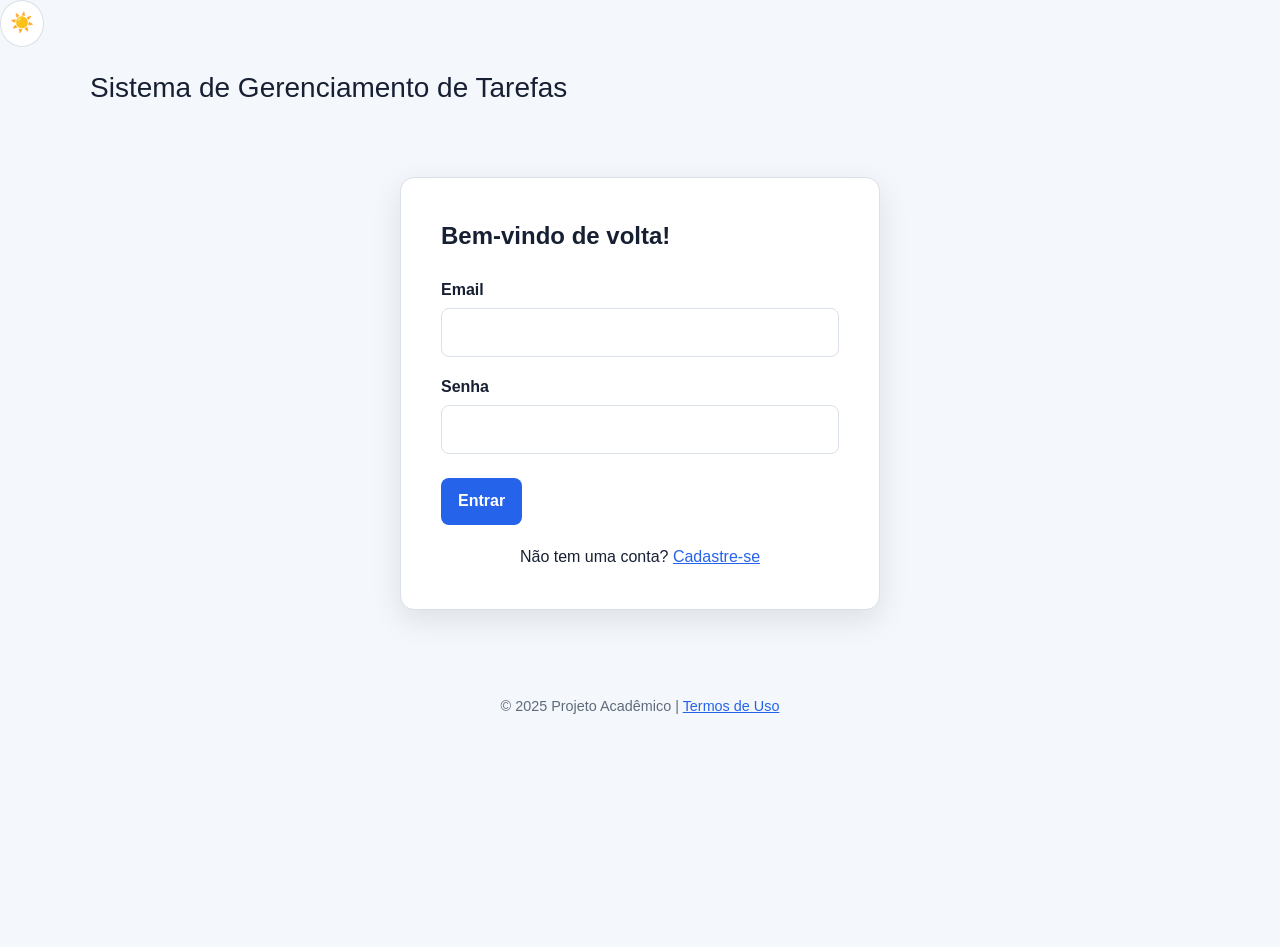
<file: index.html>
<!doctype html>
<html lang="pt-BR">

<head>
    <meta charset="utf-8">
    <meta name="viewport" content="width=device-width, initial-scale=1">
    <meta name="description" content="Sistema Gerenciador de Tarefas">
    <title>Login | Sistema de Gerenciamento de Tarefas</title>
    <link rel="stylesheet" href="../css/style.css">

</head>

<body>
    <input type="checkbox" id="tema" class="controle-tema">
    <label for="tema" class="botao-tema" aria-label="Alternar tema" title="Alternar tema">
        <span class="icone-claro" aria-hidden="true">☀️</span>
        <span class="icone-escuro" aria-hidden="true">🌙</span>
    </label>

    <div class="pagina pagina-publica">
        <header class="cabecalho-publico">
            <p class="nome-sistema">Sistema de Gerenciamento de Tarefas</p>
        </header>
        <main class="conteudo-publico">
            <section class="cartao cartao-formulario" aria-labelledby="titulo-login">
                <h1 id="titulo-login" class="titulo-cartao">Bem-vindo de volta!</h1>
                <form action="pages/dashboard.html" method="get">
                    <div class="grupo-formulario">
                        <label for="email">Email</label>
                        <input class="campo" type="email" id="email" name="email" autocomplete="email" required>
                    </div>
                    <div class="grupo-formulario">
                        <label for="senha">Senha</label>
                        <input class="campo" type="password" id="senha" name="senha" autocomplete="current-password"
                            required>
                    </div>
                    <div class="acoes-formulario">
                        <button class="botao botao-primario" type="submit">Entrar</button>
                    </div>
                    <p class="link-formulario">Não tem uma conta? <a href="pages/cadastro.html">Cadastre-se</a></p>
                </form>
            </section>
        </main>
        <footer class="rodape-publico">
            <p>© 2025 Projeto Acadêmico | <a href="#">Termos de Uso</a></p>
        </footer>
    </div>
</body>

</html>
</file>
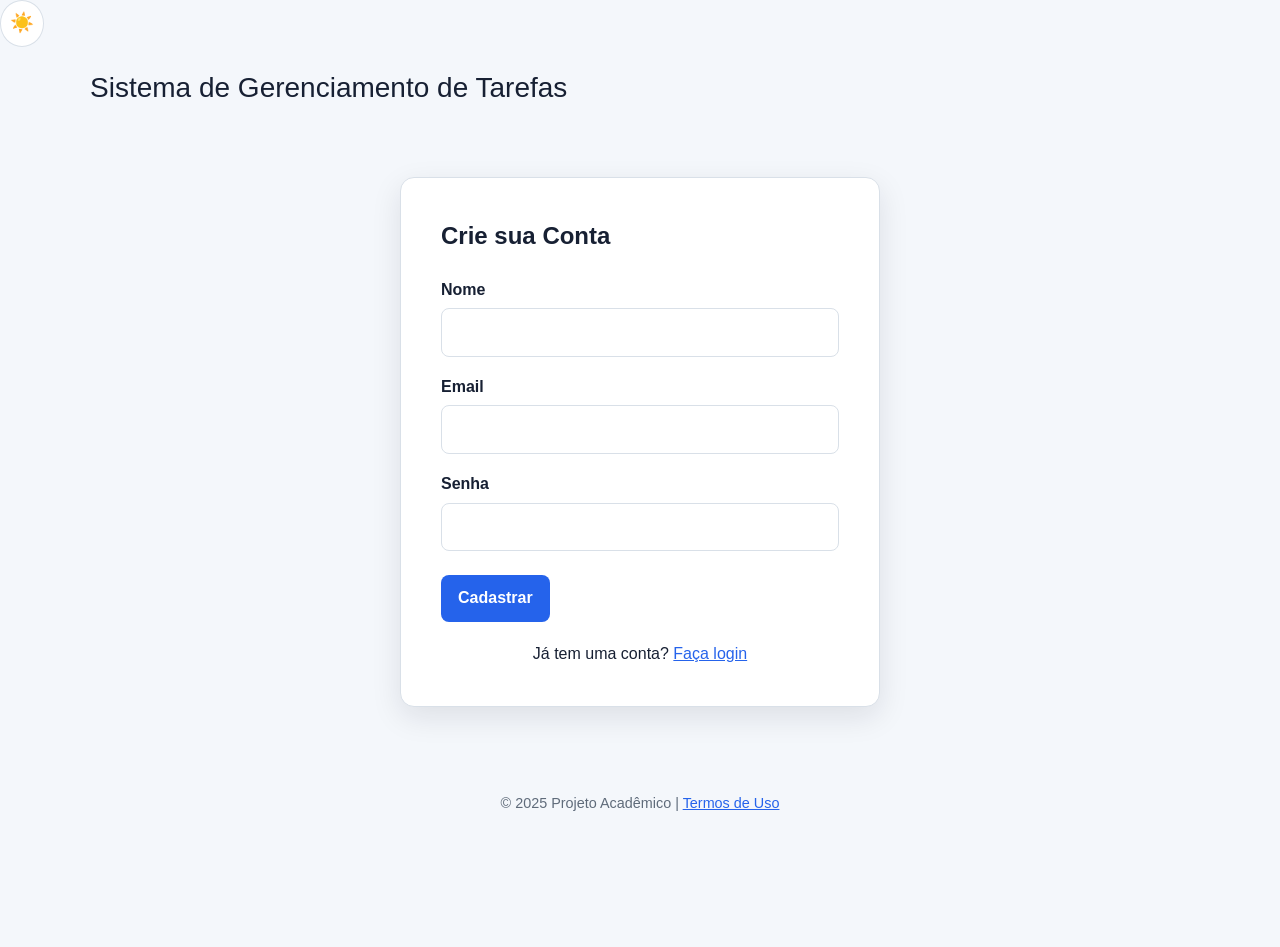
<file: pages/cadastro.html>
<!doctype html>
<html lang="pt-BR">

<head>
    <meta charset="utf-8">
    <meta name="viewport" content="width=device-width, initial-scale=1">
    <meta name="description" content="Sistema Gerenciador de Tarefas">
    <title>Cadastro | Sistema de Gerenciamento de Tarefas</title>
    <link rel="stylesheet" href="../css/style.css">
</head>

<body>
    <input type="checkbox" id="tema" class="controle-tema">
    <label for="tema" class="botao-tema" aria-label="Alternar tema" title="Alternar tema">
        <span class="icone-claro" aria-hidden="true">☀️</span>
        <span class="icone-escuro" aria-hidden="true">🌙</span>
    </label>

    <div class="pagina pagina-publica">
        <header class="cabecalho-publico">
            <p class="nome-sistema">Sistema de Gerenciamento de Tarefas</p>
        </header>
        <main class="conteudo-publico">
            <section class="cartao cartao-formulario" aria-labelledby="titulo-cadastro">
                <h1 id="titulo-cadastro" class="titulo-cartao">Crie sua Conta</h1>
                <form action="dashboard.html" method="get">
                    <div class="grupo-formulario">
                        <label for="nome">Nome</label>
                        <input class="campo" type="text" id="nome" name="nome" autocomplete="name" required>
                    </div>
                    <div class="grupo-formulario">
                        <label for="email">Email</label>
                        <input class="campo" type="email" id="email" name="email" autocomplete="email" required>
                    </div>
                    <div class="grupo-formulario">
                        <label for="senha">Senha</label>
                        <input class="campo" type="password" id="senha" name="senha" autocomplete="new-password"
                            required>
                    </div>
                    <div class="acoes-formulario">
                        <button class="botao botao-primario" type="submit">Cadastrar</button>
                    </div>
                    <p class="link-formulario">Já tem uma conta? <a href="../index.html">Faça login</a></p>
                </form>
            </section>
        </main>
        <footer class="rodape-publico">
            <p>© 2025 Projeto Acadêmico | <a href="#">Termos de Uso</a></p>
        </footer>
    </div>
</body>

</html>
</file>
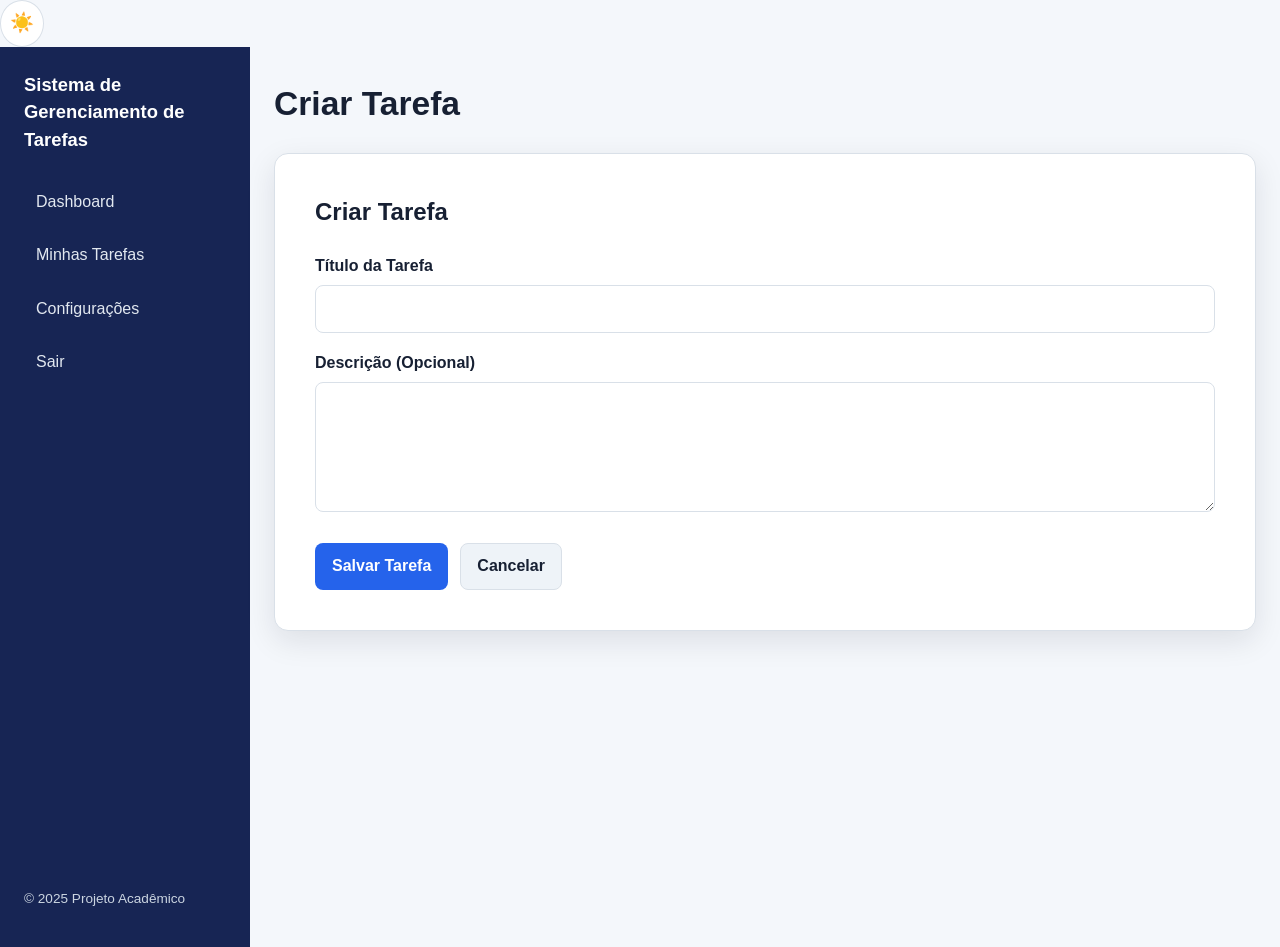
<file: pages/criar-tarefa.html>
<!doctype html>
<html lang="pt-BR">

<head>
    <meta charset="utf-8">
    <meta name="viewport" content="width=device-width, initial-scale=1">
    <meta name="description" content="Sistema Gerenciador de Tarefas">
    <title>Criar Tarefa | Sistema Gerenciador de Tarefas</title>
    <link rel="stylesheet" href="../css/style.css">
</head>

<body>
    <input type="checkbox" id="tema" class="controle-tema">
    <label for="tema" class="botao-tema" aria-label="Alternar tema" title="Alternar tema">
        <span class="icone-claro" aria-hidden="true">☀️</span>
        <span class="icone-escuro" aria-hidden="true">🌙</span>
    </label>

    <div class="pagina pagina-interna">
        <div class="layout-interno">
            <aside class="sidebar">
                <h2>Sistema de Gerenciamento de Tarefas</h2>
                <nav class="navegacao" aria-label="Navegação principal">
                    <ul>
                        <li><a href="dashboard.html">Dashboard</a></li>
                        <li><a href="dashboard.html">Minhas Tarefas</a></li>
                        <li><a href="#">Configurações</a></li>
                        <li><a href="../index.html">Sair</a></li>
                    </ul>
                </nav>
                <p class="sidebar-rodape">© 2025 Projeto Acadêmico</p>
            </aside>
            <main class="conteudo-interno">
                <header class="cabecalho-interno">
                    <h1>Criar Tarefa</h1>
                </header>

                <section class="cartao cartao-formulario" aria-labelledby="titulo-criar">
                    <h2 id="titulo-criar" class="titulo-cartao">Criar Tarefa</h2>

                    <form action="dashboard.html" method="get">
                        <div class="grupo-formulario">
                            <label for="titulo">Título da Tarefa</label>
                            <input class="campo" type="text" id="titulo" name="titulo" required>
                        </div>

                        <div class="grupo-formulario">
                            <label for="descricao">Descrição (Opcional)</label>
                            <textarea class="campo" id="descricao" name="descricao"></textarea>
                        </div>

                        <div class="acoes-formulario">
                            <button class="botao botao-primario" type="submit">Salvar Tarefa</button>
                            <a class="botao botao-secundario" href="dashboard.html">Cancelar</a>
                        </div>
                    </form>
                </section>
            </main>
        </div>
    </div>
</body>

</html>
</file>
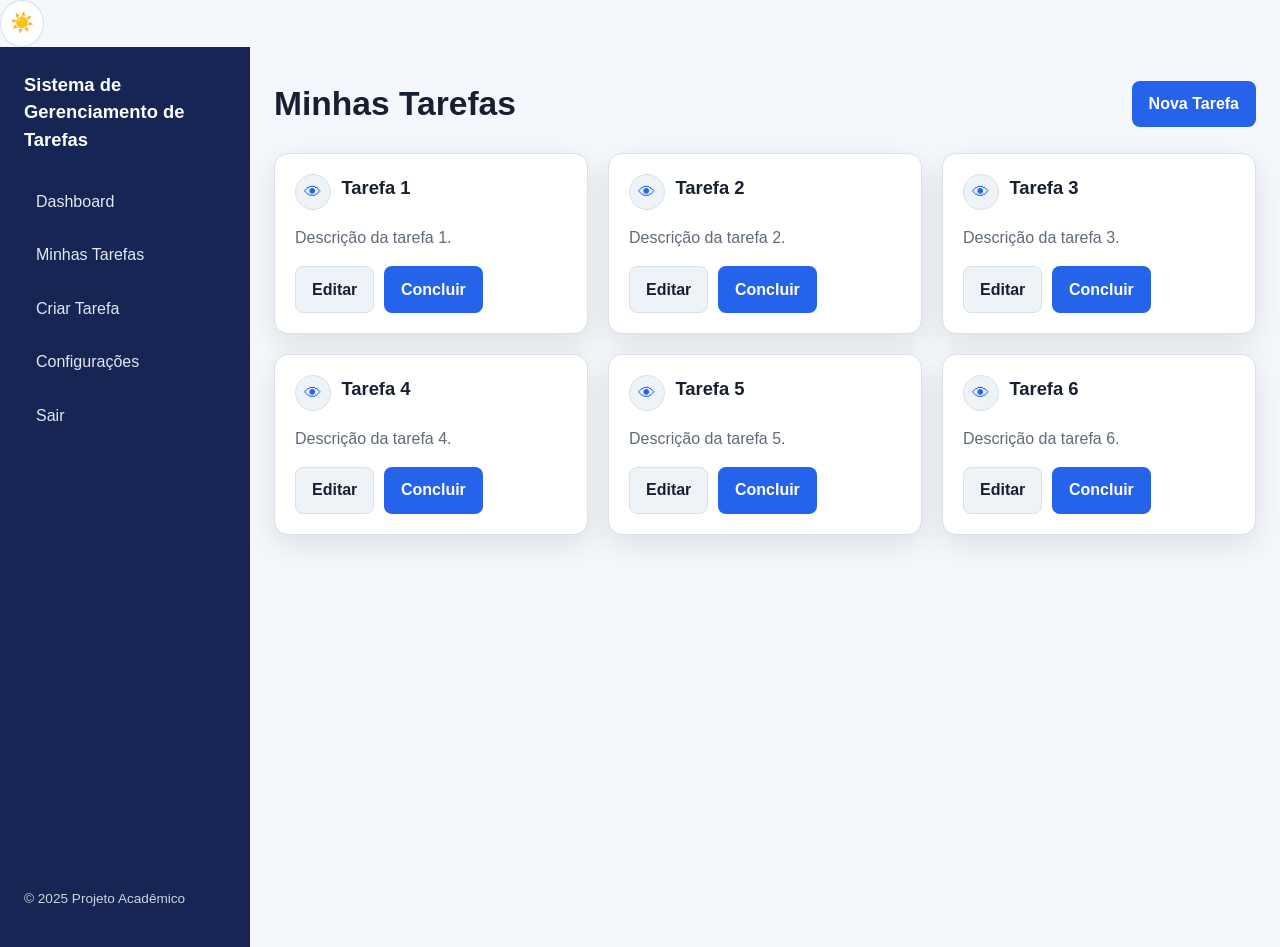
<file: pages/dashboard.html>
<!doctype html>
<html lang="pt-BR">

<head>
    <meta charset="utf-8">
    <meta name="viewport" content="width=device-width, initial-scale=1">
    <meta name="description" content="Sistema Gerenciador de Tarefas">
    <title>Minhas Tarefas | Sistema Gerenciador de Tarefas</title>
    <link rel="stylesheet" href="../css/style.css">
</head>

<body>
    <input type="checkbox" id="tema" class="controle-tema">
    <label for="tema" class="botao-tema" aria-label="Alternar tema" title="Alternar tema">
        <span class="icone-claro" aria-hidden="true">☀️</span>
        <span class="icone-escuro" aria-hidden="true">🌙</span>
    </label>

    <div class="pagina pagina-interna">
        <div class="layout-interno">
            <aside class="sidebar">
                <h2>Sistema de Gerenciamento de Tarefas</h2>
                <nav class="navegacao" aria-label="Navegação principal">
                    <ul>
                        <li><a href="dashboard.html">Dashboard</a></li>
                        <li><a href="dashboard.html">Minhas Tarefas</a></li>
                        <li><a href="criar-tarefa.html">Criar Tarefa</a></li>
                        <li><a href="#">Configurações</a></li>
                        <li><a href="../index.html">Sair</a></li>
                    </ul>
                </nav>
                <p class="sidebar-rodape">© 2025 Projeto Acadêmico</p>
            </aside>
            <main class="conteudo-interno">
                <header class="cabecalho-interno">
                    <h1>Minhas Tarefas</h1>
                    <a class="botao botao-primario" href="criar-tarefa.html">Nova Tarefa</a>
                </header>

                <section aria-labelledby="titulo-listagem">
                    <h2 id="titulo-listagem" class="visualmente-oculto">Lista de tarefas</h2>
                    <div class="grade-tarefas">
                        <article class="cartao cartao-tarefa">
                            <header class="cabecalho-tarefa">
                                <a class="icone-olho" href="detalhes.html" aria-label="Ver detalhes da Tarefa 1"
                                    title="Ver detalhes">👁</a>
                                <h2>Tarefa 1</h2>
                            </header>
                            <p class="descricao-tarefa">Descrição da tarefa 1.</p>
                            <div class="acoes-tarefa">
                                <a class="botao botao-secundario" href="editar-tarefa.html">Editar</a>
                                <a class="botao botao-primario" href="#">Concluir</a>
                            </div>
                        </article>

                        <article class="cartao cartao-tarefa">
                            <header class="cabecalho-tarefa">
                                <a class="icone-olho" href="detalhes.html" aria-label="Ver detalhes da Tarefa 2"
                                    title="Ver detalhes">👁</a>
                                <h2>Tarefa 2</h2>
                            </header>
                            <p class="descricao-tarefa">Descrição da tarefa 2.</p>
                            <div class="acoes-tarefa">
                                <a class="botao botao-secundario" href="editar-tarefa.html">Editar</a>
                                <a class="botao botao-primario" href="#">Concluir</a>
                            </div>
                        </article>

                        <article class="cartao cartao-tarefa">
                            <header class="cabecalho-tarefa">
                                <a class="icone-olho" href="detalhes.html" aria-label="Ver detalhes da Tarefa 3"
                                    title="Ver detalhes">👁</a>
                                <h2>Tarefa 3</h2>
                            </header>
                            <p class="descricao-tarefa">Descrição da tarefa 3.</p>
                            <div class="acoes-tarefa">
                                <a class="botao botao-secundario" href="editar-tarefa.html">Editar</a>
                                <a class="botao botao-primario" href="#">Concluir</a>
                            </div>
                        </article>

                        <article class="cartao cartao-tarefa">
                            <header class="cabecalho-tarefa">
                                <a class="icone-olho" href="detalhes.html" aria-label="Ver detalhes da Tarefa 4"
                                    title="Ver detalhes">👁</a>
                                <h2>Tarefa 4</h2>
                            </header>
                            <p class="descricao-tarefa">Descrição da tarefa 4.</p>
                            <div class="acoes-tarefa">
                                <a class="botao botao-secundario" href="editar-tarefa.html">Editar</a>
                                <a class="botao botao-primario" href="#">Concluir</a>
                            </div>
                        </article>

                        <article class="cartao cartao-tarefa">
                            <header class="cabecalho-tarefa">
                                <a class="icone-olho" href="detalhes.html" aria-label="Ver detalhes da Tarefa 5"
                                    title="Ver detalhes">👁</a>
                                <h2>Tarefa 5</h2>
                            </header>
                            <p class="descricao-tarefa">Descrição da tarefa 5.</p>
                            <div class="acoes-tarefa">
                                <a class="botao botao-secundario" href="editar-tarefa.html">Editar</a>
                                <a class="botao botao-primario" href="#">Concluir</a>
                            </div>
                        </article>

                        <article class="cartao cartao-tarefa">
                            <header class="cabecalho-tarefa">
                                <a class="icone-olho" href="detalhes.html" aria-label="Ver detalhes da Tarefa 6"
                                    title="Ver detalhes">👁</a>
                                <h2>Tarefa 6</h2>
                            </header>
                            <p class="descricao-tarefa">Descrição da tarefa 6.</p>
                            <div class="acoes-tarefa">
                                <a class="botao botao-secundario" href="editar-tarefa.html">Editar</a>
                                <a class="botao botao-primario" href="#">Concluir</a>
                            </div>
                        </article>
                    </div>
                </section>
            </main>
        </div>
    </div>
</body>

</html>
</file>
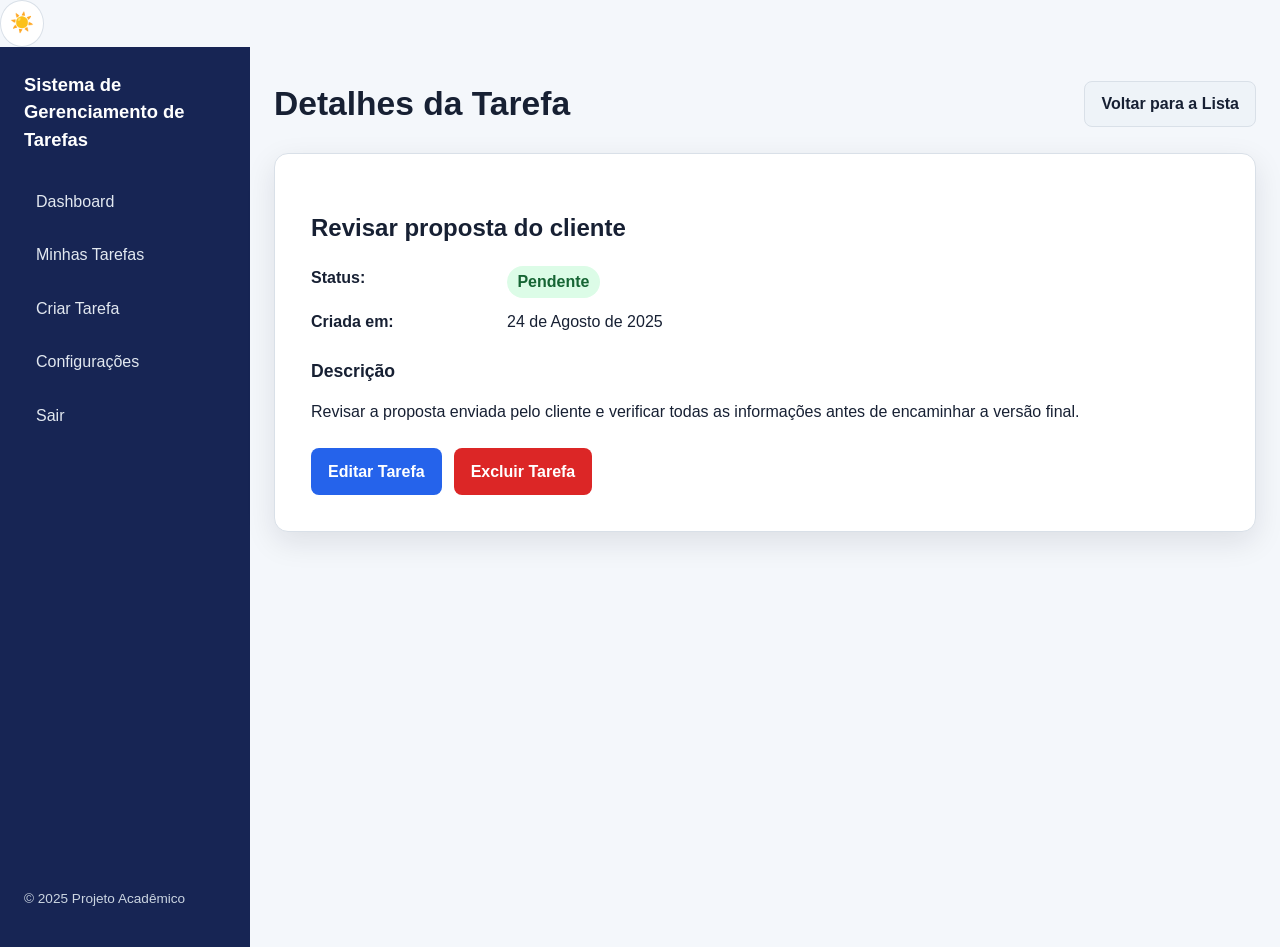
<file: pages/detalhes.html>
<!doctype html>
<html lang="pt-BR">

<head>
    <meta charset="utf-8">
    <meta name="viewport" content="width=device-width, initial-scale=1">
    <meta name="description" content="Sistema Gerenciador de Tarefas">
    <title>Detalhes da Tarefa | Sistema Gerenciador de Tarefas</title>
    <link rel="stylesheet" href="../css/style.css">
</head>

<body>
    <input type="checkbox" id="tema" class="controle-tema">
    <label for="tema" class="botao-tema" aria-label="Alternar tema" title="Alternar tema">
        <span class="icone-claro" aria-hidden="true">☀️</span>
        <span class="icone-escuro" aria-hidden="true">🌙</span>
    </label>

    <div class="pagina pagina-interna">
        <div class="layout-interno">
            <aside class="sidebar">
                <h2>Sistema de Gerenciamento de Tarefas</h2>
                <nav class="navegacao" aria-label="Navegação principal">
                    <ul>
                        <li><a href="dashboard.html">Dashboard</a></li>
                        <li><a href="dashboard.html">Minhas Tarefas</a></li>
                        <li><a href="criar-tarefa.html">Criar Tarefa</a></li>
                        <li><a href="#">Configurações</a></li>
                        <li><a href="../index.html">Sair</a></li>
                    </ul>
                </nav>
                <p class="sidebar-rodape">© 2025 Projeto Acadêmico</p>
            </aside>
            <main class="conteudo-interno">
                <header class="cabecalho-interno">
                    <h1>Detalhes da Tarefa</h1>
                    <a class="botao botao-secundario" href="dashboard.html">Voltar para a Lista</a>
                </header>

                <article class="cartao cartao-detalhes">
                    <h2>Revisar proposta do cliente</h2>

                    <dl class="lista-detalhes">
                        <dt>Status:</dt>
                        <dd><span class="status">Pendente</span></dd>

                        <dt>Criada em:</dt>
                        <dd>24 de Agosto de 2025</dd>
                    </dl>

                    <section class="descricao-detalhada" aria-labelledby="titulo-descricao">
                        <h2 id="titulo-descricao">Descrição</h2>
                        <p>Revisar a proposta enviada pelo cliente e verificar todas as informações antes de encaminhar
                            a versão final.</p>
                    </section>

                    <div class="acoes-formulario">
                        <a class="botao botao-primario" href="editar-tarefa.html">Editar Tarefa</a>
                        <a class="botao botao-perigo" href="#">Excluir Tarefa</a>
                    </div>
                </article>
            </main>
        </div>
    </div>
</body>

</html>
</file>
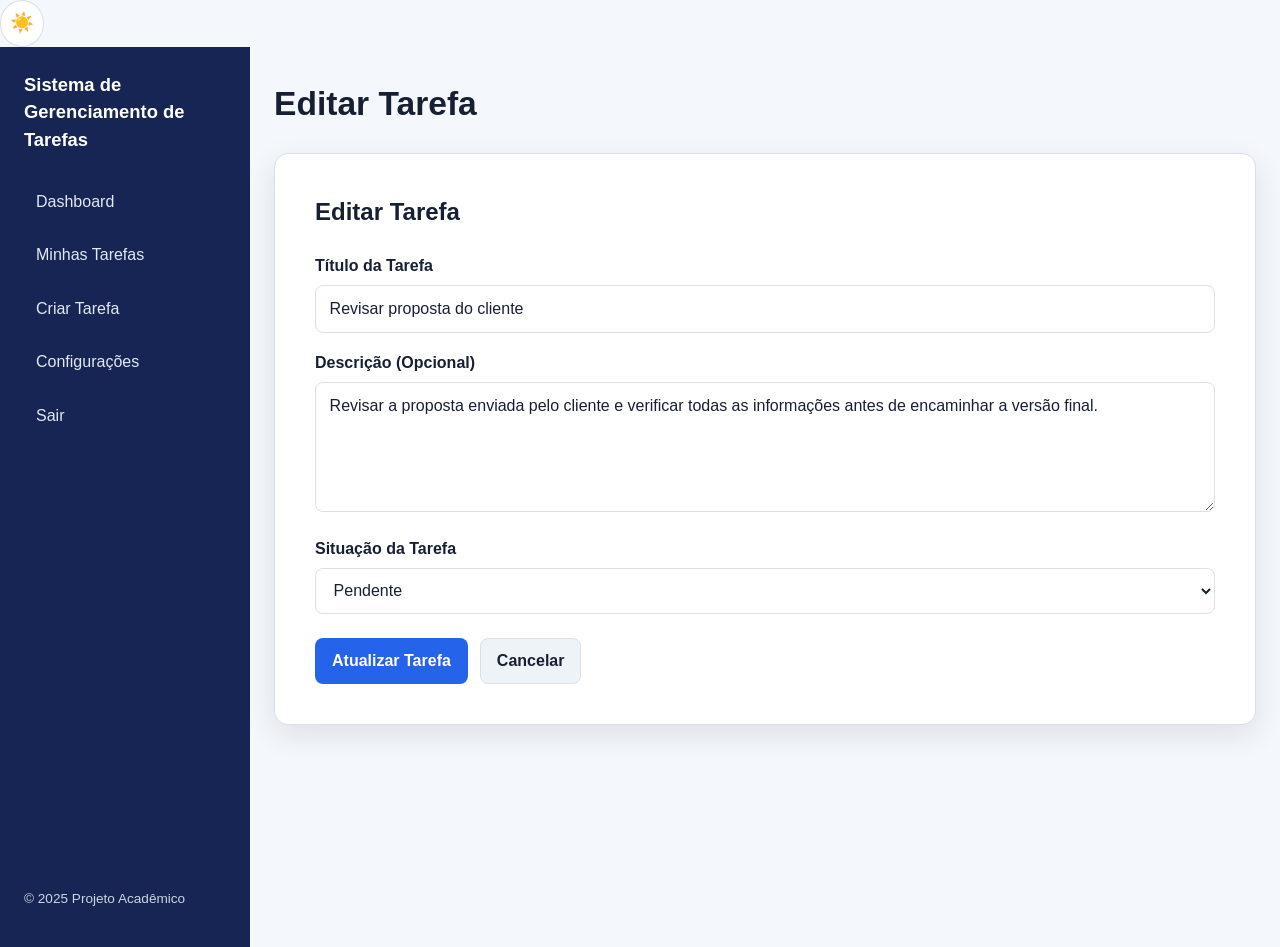
<file: pages/editar-tarefa.html>
<!doctype html>
<html lang="pt-BR">

<head>
    <meta charset="utf-8">
    <meta name="viewport" content="width=device-width, initial-scale=1">
    <meta name="description" content="Sistema Gerenciador de Tarefas">
    <title>Editar Tarefa | Sistema Gerenciador de Tarefas</title>
    <link rel="stylesheet" href="../css/style.css">
</head>

<body>
    <input type="checkbox" id="tema" class="controle-tema">
    <label for="tema" class="botao-tema" aria-label="Alternar tema" title="Alternar tema">
        <span class="icone-claro" aria-hidden="true">☀️</span>
        <span class="icone-escuro" aria-hidden="true">🌙</span>
    </label>

    <div class="pagina pagina-interna">
        <div class="layout-interno">
            <aside class="sidebar">
                <h2>Sistema de Gerenciamento de Tarefas</h2>
                <nav class="navegacao" aria-label="Navegação principal">
                    <ul>
                        <li><a href="dashboard.html">Dashboard</a></li>
                        <li><a href="dashboard.html">Minhas Tarefas</a></li>
                        <li><a href="criar-tarefa.html">Criar Tarefa</a></li>
                        <li><a href="#">Configurações</a></li>
                        <li><a href="../index.html">Sair</a></li>
                    </ul>
                </nav>
                <p class="sidebar-rodape">© 2025 Projeto Acadêmico</p>
            </aside>
            <main class="conteudo-interno">
                <header class="cabecalho-interno">
                    <h1>Editar Tarefa</h1>
                </header>

                <section class="cartao cartao-formulario" aria-labelledby="titulo-editar">
                    <h2 id="titulo-editar" class="titulo-cartao">Editar Tarefa</h2>

                    <form action="detalhes.html" method="get">
                        <div class="grupo-formulario">
                            <label for="titulo">Título da Tarefa</label>
                            <input class="campo" type="text" id="titulo" name="titulo"
                                value="Revisar proposta do cliente" required>
                        </div>

                        <div class="grupo-formulario">
                            <label for="descricao">Descrição (Opcional)</label>
                            <textarea class="campo" id="descricao"
                                name="descricao">Revisar a proposta enviada pelo cliente e verificar todas as informações antes de encaminhar a versão final.</textarea>
                        </div>

                        <div class="grupo-formulario">
                            <label for="situacao">Situação da Tarefa</label>
                            <select class="campo" id="situacao" name="situacao">
                                <option value="pendente" selected>Pendente</option>
                                <option value="em-andamento">Em andamento</option>
                                <option value="concluida">Concluída</option>
                            </select>
                        </div>

                        <div class="acoes-formulario">
                            <button class="botao botao-primario" type="submit">Atualizar Tarefa</button>
                            <a class="botao botao-secundario" href="dashboard.html">Cancelar</a>
                        </div>
                    </form>
                </section>
            </main>
        </div>
    </div>
</body>

</html>
</file>
<file: css/style.css>
/* ==========================================================
   SISTEMA GERENCIADOR DE TAREFAS
   HTML5 + CSS3 | Sem JavaScript
   ========================================================== */

:root {
    --cor-fundo: #f4f7fb;
    --cor-superficie: #ffffff;
    --cor-superficie-secundaria: #eef3f8;
    --cor-texto: #172033;
    --cor-texto-secundario: #5f6b7a;
    --cor-primaria: #2563eb;
    --cor-primaria-hover: #1d4ed8;
    --cor-secundaria: #64748b;
    --cor-sucesso: #15803d;
    --cor-perigo: #dc2626;
    --cor-borda: #d9e0e8;
    --cor-foco: #f59e0b;
    --sombra: 0 10px 30px rgba(15, 23, 42, 0.10);
    --raio: 14px;
}

* {
    box-sizing: border-box;
}

html {
    font-size: 16px;
}

body {
    margin: 0;
    min-height: 100vh;
    font-family: Arial, Helvetica, sans-serif;
    line-height: 1.5;
    color: var(--cor-texto);
    background: var(--cor-fundo);
}

a {
    color: var(--cor-primaria);
}

a:hover {
    color: var(--cor-primaria-hover);
}

button,
input,
textarea,
select {
    font: inherit;
}

button,
input,
textarea,
select,
a {
    -webkit-tap-highlight-color: transparent;
}

:focus-visible {
    outline: 3px solid var(--cor-foco);
    outline-offset: 3px;
}

/* ---------- Controle de tema ---------- */

.controle-tema {
    position: absolute;
    width: 1px;
    height: 1px;
    padding: 0;
    margin: -1px;
    overflow: hidden;
    clip: rect(0, 0, 0, 0);
    white-space: nowrap;
    border: 0;
}

.botao-tema {
    display: inline-flex;
    align-items: center;
    justify-content: center;
    min-width: 44px;
    min-height: 44px;
    padding: 0.5rem;
    border: 1px solid var(--cor-borda);
    border-radius: 50%;
    background: var(--cor-superficie);
    cursor: pointer;
    font-size: 1.2rem;
    user-select: none;
}

.botao-tema .icone-escuro {
    display: none;
}

.controle-tema:checked+.botao-tema .icone-claro {
    display: none;
}

.controle-tema:checked+.botao-tema .icone-escuro {
    display: inline;
}

/* Tema escuro aplicado aos elementos irmãos do controle. */
.controle-tema:checked~.pagina {
    --cor-fundo: #0f172a;
    --cor-superficie: #1e293b;
    --cor-superficie-secundaria: #273449;
    --cor-texto: #f8fafc;
    --cor-texto-secundario: #cbd5e1;
    --cor-borda: #475569;
    --sombra: 0 10px 30px rgba(0, 0, 0, 0.30);
}

.controle-tema:checked~.pagina .sidebar {
    background: #020617;
}

/* ---------- Cabeçalhos ---------- */

.cabecalho-publico {
    width: min(100% - 2rem, 1100px);
    margin: 0 auto;
    padding: 1.25rem 0;
    display: flex;
    align-items: center;
    justify-content: space-between;
    gap: 1rem;
}

.nome-sistema {
    margin: 0;
    font-size: clamp(1.25rem, 3vw, 1.75rem);
}

.pagina-publica {
    min-height: 100vh;
}

.conteudo-publico {
    width: min(100% - 2rem, 480px);
    margin: 0 auto;
    padding: 3rem 0;
}

.rodape-publico {
    width: min(100% - 2rem, 1100px);
    margin: 0 auto;
    padding: 1.5rem 0;
    text-align: center;
    color: var(--cor-texto-secundario);
    font-size: 0.9rem;
}

/* ---------- Cartões e formulários ---------- */

.cartao {
    background: var(--cor-superficie);
    border: 1px solid var(--cor-borda);
    border-radius: var(--raio);
    box-shadow: var(--sombra);
}

.cartao-formulario {
    padding: clamp(1.5rem, 4vw, 2.5rem);
}

.titulo-cartao {
    margin-top: 0;
    margin-bottom: 1.5rem;
    font-size: 1.5rem;
}

.grupo-formulario {
    margin-bottom: 1.15rem;
}

.grupo-formulario label {
    display: block;
    margin-bottom: 0.4rem;
    font-weight: 700;
}

.campo {
    width: 100%;
    min-height: 46px;
    padding: 0.7rem 0.85rem;
    color: var(--cor-texto);
    background: var(--cor-superficie);
    border: 1px solid var(--cor-borda);
    border-radius: 8px;
}

textarea.campo {
    min-height: 130px;
    resize: vertical;
}

.acoes-formulario {
    display: flex;
    flex-wrap: wrap;
    gap: 0.75rem;
    margin-top: 1.5rem;
}

.botao {
    display: inline-flex;
    align-items: center;
    justify-content: center;
    min-height: 44px;
    padding: 0.65rem 1rem;
    border: 1px solid transparent;
    border-radius: 8px;
    text-decoration: none;
    font-weight: 700;
    cursor: pointer;
}

.botao-primario {
    color: #fff;
    background: var(--cor-primaria);
}

.botao-primario:hover {
    color: #fff;
    background: var(--cor-primaria-hover);
}

.botao-secundario {
    color: var(--cor-texto);
    background: var(--cor-superficie-secundaria);
    border-color: var(--cor-borda);
}

.botao-perigo {
    color: #fff;
    background: var(--cor-perigo);
}

.texto-apoio {
    color: var(--cor-texto-secundario);
}

.link-formulario {
    margin: 1.25rem 0 0;
    text-align: center;
}

/* ---------- Área interna ---------- */

.pagina-interna {
    min-height: 100vh;
}

.layout-interno {
    display: grid;
    grid-template-columns: 250px 1fr;
    min-height: 100vh;
}

.sidebar {
    display: flex;
    flex-direction: column;
    gap: 1.5rem;
    padding: 1.5rem;
    color: #fff;
    background: #172554;
}

.sidebar h2 {
    margin: 0;
    font-size: 1.15rem;
}

.navegacao ul {
    display: grid;
    gap: 0.35rem;
    margin: 0;
    padding: 0;
    list-style: none;
}

.navegacao a {
    display: block;
    padding: 0.75rem;
    color: #e2e8f0;
    border-radius: 8px;
    text-decoration: none;
}

.navegacao a:hover,
.navegacao a[aria-current="page"] {
    color: #fff;
    background: rgba(255, 255, 255, 0.12);
}

.sidebar-rodape {
    margin-top: auto;
    color: #cbd5e1;
    font-size: 0.85rem;
}

.conteudo-interno {
    width: min(100% - 3rem, 1200px);
    margin: 0 auto;
    padding: 2rem 0 3rem;
}

.cabecalho-interno {
    display: flex;
    align-items: center;
    justify-content: space-between;
    gap: 1rem;
    margin-bottom: 1.5rem;
}

.cabecalho-interno h1 {
    margin: 0;
    font-size: clamp(1.5rem, 3vw, 2.1rem);
}

.grade-tarefas {
    display: grid;
    grid-template-columns: repeat(3, minmax(0, 1fr));
    gap: 1.25rem;
}

.cartao-tarefa {
    padding: 1.25rem;
}

.cabecalho-tarefa {
    display: flex;
    align-items: flex-start;
    gap: 0.65rem;
}

.icone-olho {
    flex: 0 0 auto;
    width: 2.25rem;
    height: 2.25rem;
    display: inline-flex;
    align-items: center;
    justify-content: center;
    color: var(--cor-primaria);
    background: var(--cor-superficie-secundaria);
    border: 1px solid var(--cor-borda);
    border-radius: 50%;
    text-decoration: none;
    font-size: 1.1rem;
}

.cabecalho-tarefa h2 {
    margin: 0;
    font-size: 1.15rem;
}

.descricao-tarefa {
    margin: 1rem 0;
    color: var(--cor-texto-secundario);
}

.acoes-tarefa {
    display: flex;
    flex-wrap: wrap;
    gap: 0.6rem;
}

/* ---------- Detalhes ---------- */

.cartao-detalhes {
    padding: clamp(1.5rem, 4vw, 2.25rem);
}

.lista-detalhes {
    display: grid;
    grid-template-columns: minmax(120px, 180px) 1fr;
    gap: 0.75rem 1rem;
    margin: 0 0 1.5rem;
}

.lista-detalhes dt {
    font-weight: 700;
}

.lista-detalhes dd {
    margin: 0;
}

.status {
    display: inline-block;
    padding: 0.25rem 0.65rem;
    border-radius: 999px;
    color: #166534;
    background: #dcfce7;
    font-weight: 700;

    .controle-tema:checked~.pagina .status {
        color: #bbf7d0;
        background: #14532d;
    }
}

.descricao-detalhada {
    margin: 1.5rem 0;
}

.descricao-detalhada h2 {
    font-size: 1.1rem;
}

/* ---------- Responsividade ---------- */

@media (max-width: 900px) {
    .grade-tarefas {
        grid-template-columns: repeat(2, minmax(0, 1fr));
    }
}

@media (max-width: 700px) {
    .layout-interno {
        grid-template-columns: 1fr;
    }

    .sidebar {
        padding: 1rem;
    }

    .navegacao ul {
        grid-template-columns: repeat(2, minmax(0, 1fr));
    }

    .conteudo-interno {
        width: min(100% - 2rem, 1200px);
        padding-top: 1.5rem;
    }

    .cabecalho-interno {
        align-items: flex-start;
        flex-direction: column;
    }

    .grade-tarefas {
        grid-template-columns: 1fr;
    }
}

@media (max-width: 480px) {
    .conteudo-publico {
        padding-top: 2rem;
    }

    .acoes-formulario,
    .acoes-tarefa {
        flex-direction: column;
    }

    .acoes-formulario .botao,
    .acoes-tarefa .botao {
        width: 100%;
    }

    .lista-detalhes {
        grid-template-columns: 1fr;
    }

    .navegacao ul {
        grid-template-columns: 1fr;
    }
}

@media (prefers-reduced-motion: reduce) {

    *,
    *::before,
    *::after {
        scroll-behavior: auto !important;
        transition: none !important;
    }
}

.visualmente-oculto {
    position: absolute;
    width: 1px;
    height: 1px;
    padding: 0;
    margin: -1px;
    overflow: hidden;
    clip: rect(0, 0, 0, 0);
    white-space: nowrap;
    border: 0;

    /* ==========================================================
   AJUSTES DE CONTRASTE - TEMA ESCURO
   ========================================================== */

    /* Garante que os textos principais usem a cor clara */
    .controle-tema:checked~.pagina h1,
    .controle-tema:checked~.pagina h2,
    .controle-tema:checked~.pagina h3,
    .controle-tema:checked~.pagina p,
    .controle-tema:checked~.pagina label,
    .controle-tema:checked~.pagina dt,
    .controle-tema:checked~.pagina dd,
    .controle-tema:checked~.pagina .nome-sistema {
        color: var(--cor-texto);
    }

    /* Texto secundário */
    .controle-tema:checked~.pagina .descricao-tarefa,
    .controle-tema:checked~.pagina .texto-apoio,
    .controle-tema:checked~.pagina .rodape-publico {
        color: var(--cor-texto-secundario);
    }

    /* Campos dos formulários */
    .controle-tema:checked~.pagina .campo {
        color: #f8fafc;
        background: #1e293b;
        border-color: #475569;
    }

    /* Texto digitado e opções do select */
    .controle-tema:checked~.pagina input,
    .controle-tema:checked~.pagina textarea,
    .controle-tema:checked~.pagina select {
        color: #f8fafc;
        background-color: #1e293b;
    }

    /* Placeholder dos campos */
    .controle-tema:checked~.pagina .campo::placeholder {
        color: #cbd5e1;
        opacity: 1;
    }

    /* Status da tarefa */
    .controle-tema:checked~.pagina .status {
        color: #bbf7d0;
        background: #14532d;
    }

    /* Botão secundário */
    .controle-tema:checked~.pagina .botao-secundario {
        color: #f8fafc;
        background: #273449;
        border-color: #475569;
    }

    /* Ícone de visualizar detalhes */
    .controle-tema:checked~.pagina .icone-olho {
        color: #93c5fd;
        background: #273449;
        border-color: #475569;
    }
}
</file>
